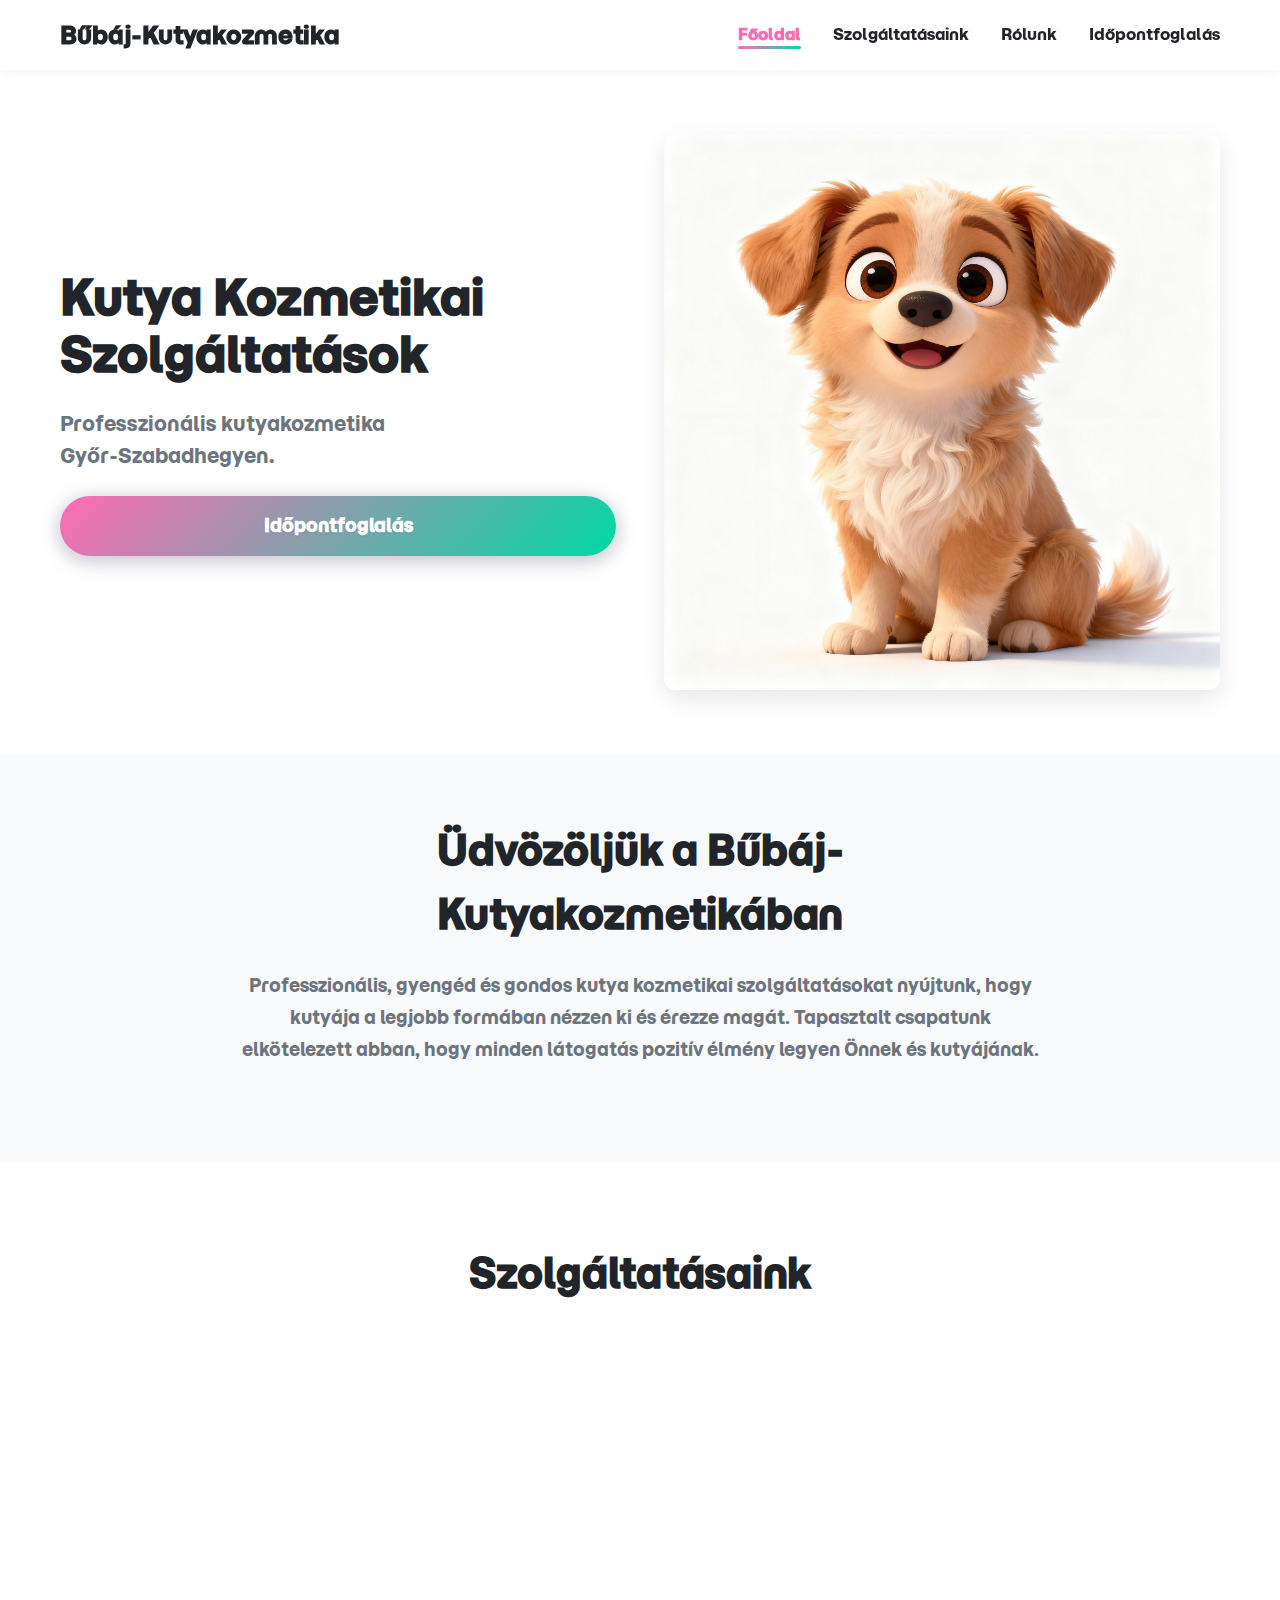
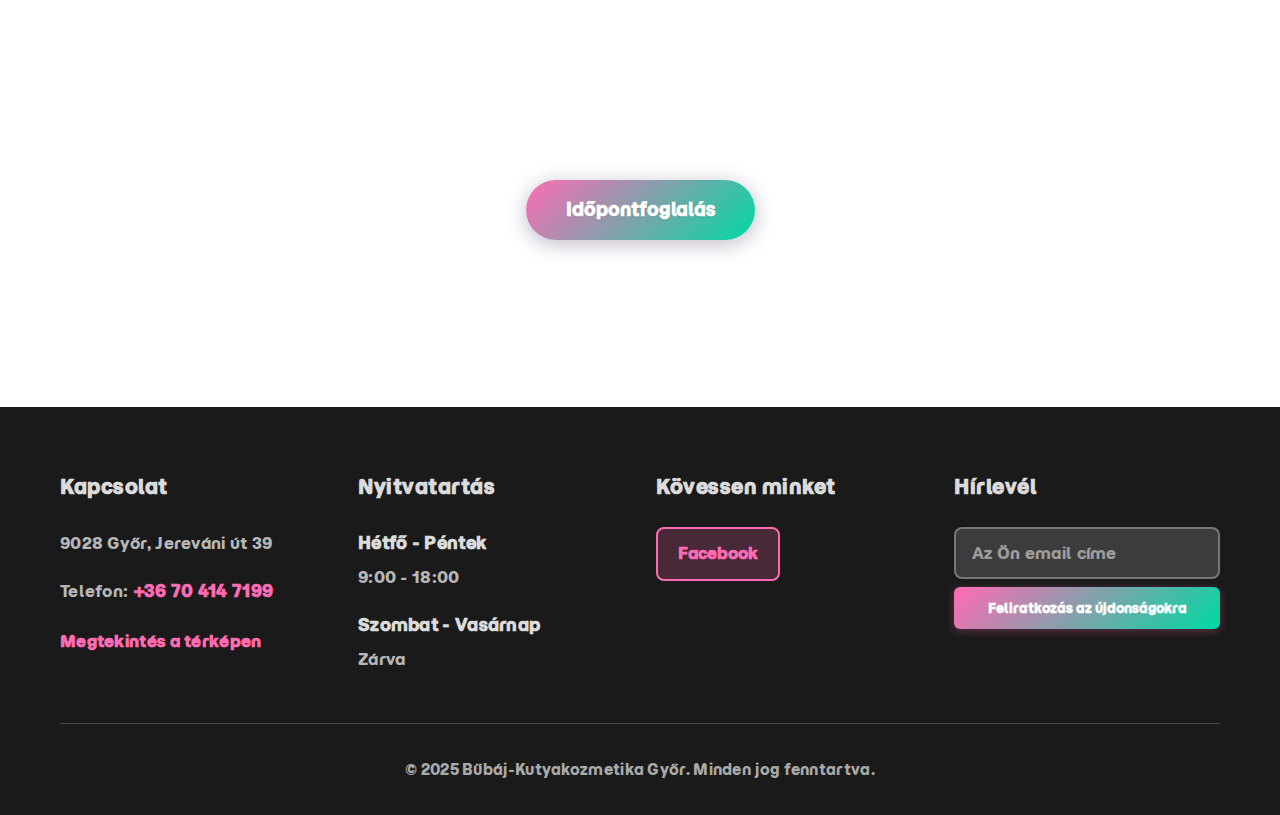
<file: index.html>
<!DOCTYPE html>
<html lang="hu">
<head>
    <meta charset="UTF-8">
    <meta name="viewport" content="width=device-width, initial-scale=1.0">
    <meta name="description" content="Kutyakozmetika Győr, Szabadhegyen. Profi fürdetés, nyírás és trimmelés — tekintse meg szolgáltatásainkat, foglaljon online!">
    <meta name="keywords" content="kutyakozmetika, kutya kozmetika, kutyakozmetika Győr, kutyakozmetika Szabadhegyen, kutya fürdetés, kutya nyírás, kutya körömvágás, kutya trimmelés, kutya kozmetikai szolgáltatás, online időpontfoglalás">
    <meta name="author" content="Bűbáj-Kutyakozmetika">
    <meta name="robots" content="index, follow">
    <link rel="canonical" href="https://www.bubaj-kutyakozmetika.hu/">
    
    <!-- Open Graph / Facebook -->
    <meta property="og:type" content="website">
    <meta property="og:url" content="https://www.bubaj-kutyakozmetika.hu/">
    <meta property="og:title" content="Bűbáj Kutyakozmetika Győr | Professzionális Kutya Kozmetikai Szolgáltatások">
    <meta property="og:description" content="Kutyakozmetika Győr, Szabadhegyen. Profi fürdetés, nyírás és trimmelés — tekintse meg szolgáltatásainkat, foglaljon online!">
    <meta property="og:image" content="https://www.bubaj-kutyakozmetika.hu/images/kutya1.png">
    <meta property="og:locale" content="hu_HU">
    
    <!-- Twitter -->
    <meta name="twitter:card" content="summary_large_image">
    <meta name="twitter:url" content="https://www.bubaj-kutyakozmetika.hu/">
    <meta name="twitter:title" content="Bűbáj Kutyakozmetika Győr | Professzionális Kutya Kozmetikai Szolgáltatások">
    <meta name="twitter:description" content="Kutyakozmetika Győr, Szabadhegyen. Profi fürdetés, nyírás és trimmelés — tekintse meg szolgáltatásainkat, foglaljon online!">
    <meta name="twitter:image" content="https://www.bubaj-kutyakozmetika.hu/images/kutya1.png">
    
    <title>Bűbáj Kutyakozmetika Győr | Professzionális Kutya Kozmetikai Szolgáltatások</title>
    <link rel="stylesheet" href="css/styles.css">
    <link rel="preconnect" href="https://fonts.googleapis.com">
    <link rel="preconnect" href="https://fonts.gstatic.com" crossorigin>
    <link href="https://fonts.googleapis.com/css2?family=Momo+Trust+Display&display=swap" rel="stylesheet">
</head>
<body>
    <!-- Navigation -->
    <nav class="navbar">
        <div class="nav-container">
            <div class="logo">
                <a href="index.html">Bűbáj-Kutyakozmetika</a>
            </div>
            <ul class="nav-menu">
                <li><a href="index.html" class="active">Főoldal</a></li>
                <li><a href="offers.html">Szolgáltatásaink</a></li>
                <li><a href="about.html">Rólunk</a></li>
                <li><a href="booking.html">Időpontfoglalás</a></li>
            </ul>
            <button class="nav-toggle" aria-label="Navigáció váltása">
                <span></span>
                <span></span>
                <span></span>
            </button>
        </div>
    </nav>

    <!-- Hero Section -->
    <section class="hero">
        <div class="hero-content">
            <h1 class="hero-title">Kutya Kozmetikai Szolgáltatások</h1>
            <p class="hero-subtitle">Professzionális kutyakozmetika <br>Győr-Szabadhegyen.</p>
            <a href="booking.html" class="btn-glow hero-btn-desktop">Időpontfoglalás</a>
        </div>
        <div class="hero-image">
            <img src="images/kutya1.png" alt="Kutya Kozmetikai Szolgáltatások" class="hero-img">
            <a href="booking.html" class="btn-glow hero-btn-mobile">Időpontfoglalás</a>
        </div>
    </section>

    <!-- Intro Section -->
    <section class="intro">
        <div class="container">
            <div class="intro-content">
                <h2>Üdvözöljük a Bűbáj-Kutyakozmetikában</h2>
                <p>Professzionális, gyengéd és gondos kutya kozmetikai szolgáltatásokat nyújtunk, hogy kutyája a legjobb formában nézzen ki és érezze magát. Tapasztalt csapatunk elkötelezett abban, hogy minden látogatás pozitív élmény legyen Önnek és kutyájának.</p>
            </div>
        </div>
    </section>

    <!-- Featured Services -->
    <section class="services-preview">
        <div class="container">
            <h2 class="section-title">Szolgáltatásaink</h2>
            <div class="services-grid">
                <div class="service-card">
                    <div class="service-icon">
                        <img src="images/grooming.png" alt="Teljes Kozmetika" class="service-icon-img">
                    </div>
                    <h3>Teljes Kozmetika</h3>
                    <p>Komplett kozmetikai csomag fürdéssel, nyírással, körömvágással és fül tisztítással.</p>
                    <a href="offers.html" class="btn-link">További információ →</a>
                </div>
                <div class="service-card">
                    <div class="service-icon">
                        <img src="images/bathandbrush.png" alt="Fürdés és Fésülés" class="service-icon-img">
                    </div>
                    <h3>Fürdés és Fésülés</h3>
                    <p>Frissítő fürdés prémium termékekkel és alapos fésüléssel a szőrzet egészséges állapotának fenntartásához.</p>
                    <a href="offers.html" class="btn-link">További információ →</a>
                </div>
                <div class="service-card">
                    <div class="service-icon">
                        <img src="images/nailtrimming.png" alt="Körömvágás" class="service-icon-img">
                    </div>
                    <h3>Körömvágás</h3>
                    <p>Professzionális körömgondozás, hogy kutyája kényelmesen érezze magát és megelőzzük a túlnövést.</p>
                    <a href="offers.html" class="btn-link">További információ →</a>
                </div>
            </div>
            <div class="services-cta">
                <a href="booking.html" class="btn-glow">Időpontfoglalás</a>
            </div>
        </div>
    </section>

    <!-- Footer -->
    <footer class="footer">
        <div class="container">
            <div class="footer-content">
                <div class="footer-section">
                    <h4>Kapcsolat</h4>
                    <p>9028 Győr, Jereváni út 39</p>
                    <p>Telefon: <a href="tel:+36704147199">+36 70 414 7199</a></p>
                    <p><a href="https://www.google.com/maps/place/B%C5%B1b%C3%A1j-Kutyakozmetika/@47.6673556,17.6564609,17z/data=!3m1!4b1!4m6!3m5!1s0x476bc100315955fb:0x29417f68a19eba2a!8m2!3d47.6673556!4d17.6564609!16s%2Fg%2F11yll06zwq?entry=ttu" target="_blank" rel="noopener">Megtekintés a térképen</a></p>
                </div>
                <div class="footer-section">
                    <h4>Nyitvatartás</h4>
                    <p><strong>Hétfő - Péntek</strong><br>9:00 - 18:00</p>
                    <p><strong>Szombat - Vasárnap</strong><br>Zárva</p>
                </div>
                <div class="footer-section">
                    <h4>Kövessen minket</h4>
                    <div class="social-links">
                        <a href="https://www.facebook.com/profile.php?id=61582009624494" target="_blank" rel="noopener" aria-label="Facebook">Facebook</a>
                    </div>
                </div>
                <div class="footer-section">
                    <h4>Hírlevél</h4>
                    <form class="newsletter-form" id="newsletterForm">
                        <input type="email" placeholder="Az Ön email címe" required>
                        <button type="submit">Feliratkozás az újdonságokra</button>
                    </form>
                </div>
            </div>
            <div class="footer-bottom">
                <p>&copy; 2025 Bűbáj-Kutyakozmetika Győr. Minden jog fenntartva.</p>
            </div>
        </div>
    </footer>

    <script src="js/script.js"></script>
    
    <!-- Structured Data (JSON-LD) -->
    <script type="application/ld+json">
    {
      "@context": "https://schema.org",
      "@type": "LocalBusiness",
      "name": "Bűbáj-Kutyakozmetika",
      "image": "https://www.bubaj-kutyakozmetika.hu/images/kutya1.png",
      "@id": "https://www.bubaj-kutyakozmetika.hu/",
      "url": "https://www.bubaj-kutyakozmetika.hu/",
      "telephone": "+36704147199",
      "priceRange": "1500-8000 Ft",
      "address": {
        "@type": "PostalAddress",
        "streetAddress": "Jereváni út 39",
        "addressLocality": "Győr",
        "addressRegion": "Győr-Moson-Sopron",
        "postalCode": "9028",
        "addressCountry": "HU"
      },
      "geo": {
        "@type": "GeoCoordinates",
        "latitude": 47.6673556,
        "longitude": 17.6564609
      },
      "openingHoursSpecification": {
        "@type": "OpeningHoursSpecification",
        "dayOfWeek": [
          "Monday",
          "Tuesday",
          "Wednesday",
          "Thursday",
          "Friday"
        ],
        "opens": "09:00",
        "closes": "18:00"
      },
      "sameAs": [
        "https://www.facebook.com/profile.php?id=61582009624494",
        "https://www.google.com/maps/place/B%C5%B1b%C3%A1j-Kutyakozmetika/@47.6673556,17.6564609,17z/data=!3m1!4b1!4m6!3m5!1s0x476bc100315955fb:0x29417f68a19eba2a!8m2!3d47.6673556!4d17.6564609!16s%2Fg%2F11yll06zwq?entry=ttu"
      ],
      "areaServed": {
        "@type": "City",
        "name": "Győr"
      },
      "serviceType": "Kutya Kozmetikai Szolgáltatások",
      "description": "Professzionális kutya kozmetikai szolgáltatások Győrben, Szabadhegyen. Teljes kozmetika, fürdés, fésülés, körömvágás és egyéb kozmetikai kezelések."
    }
    </script>
</body>
</html>
</file>
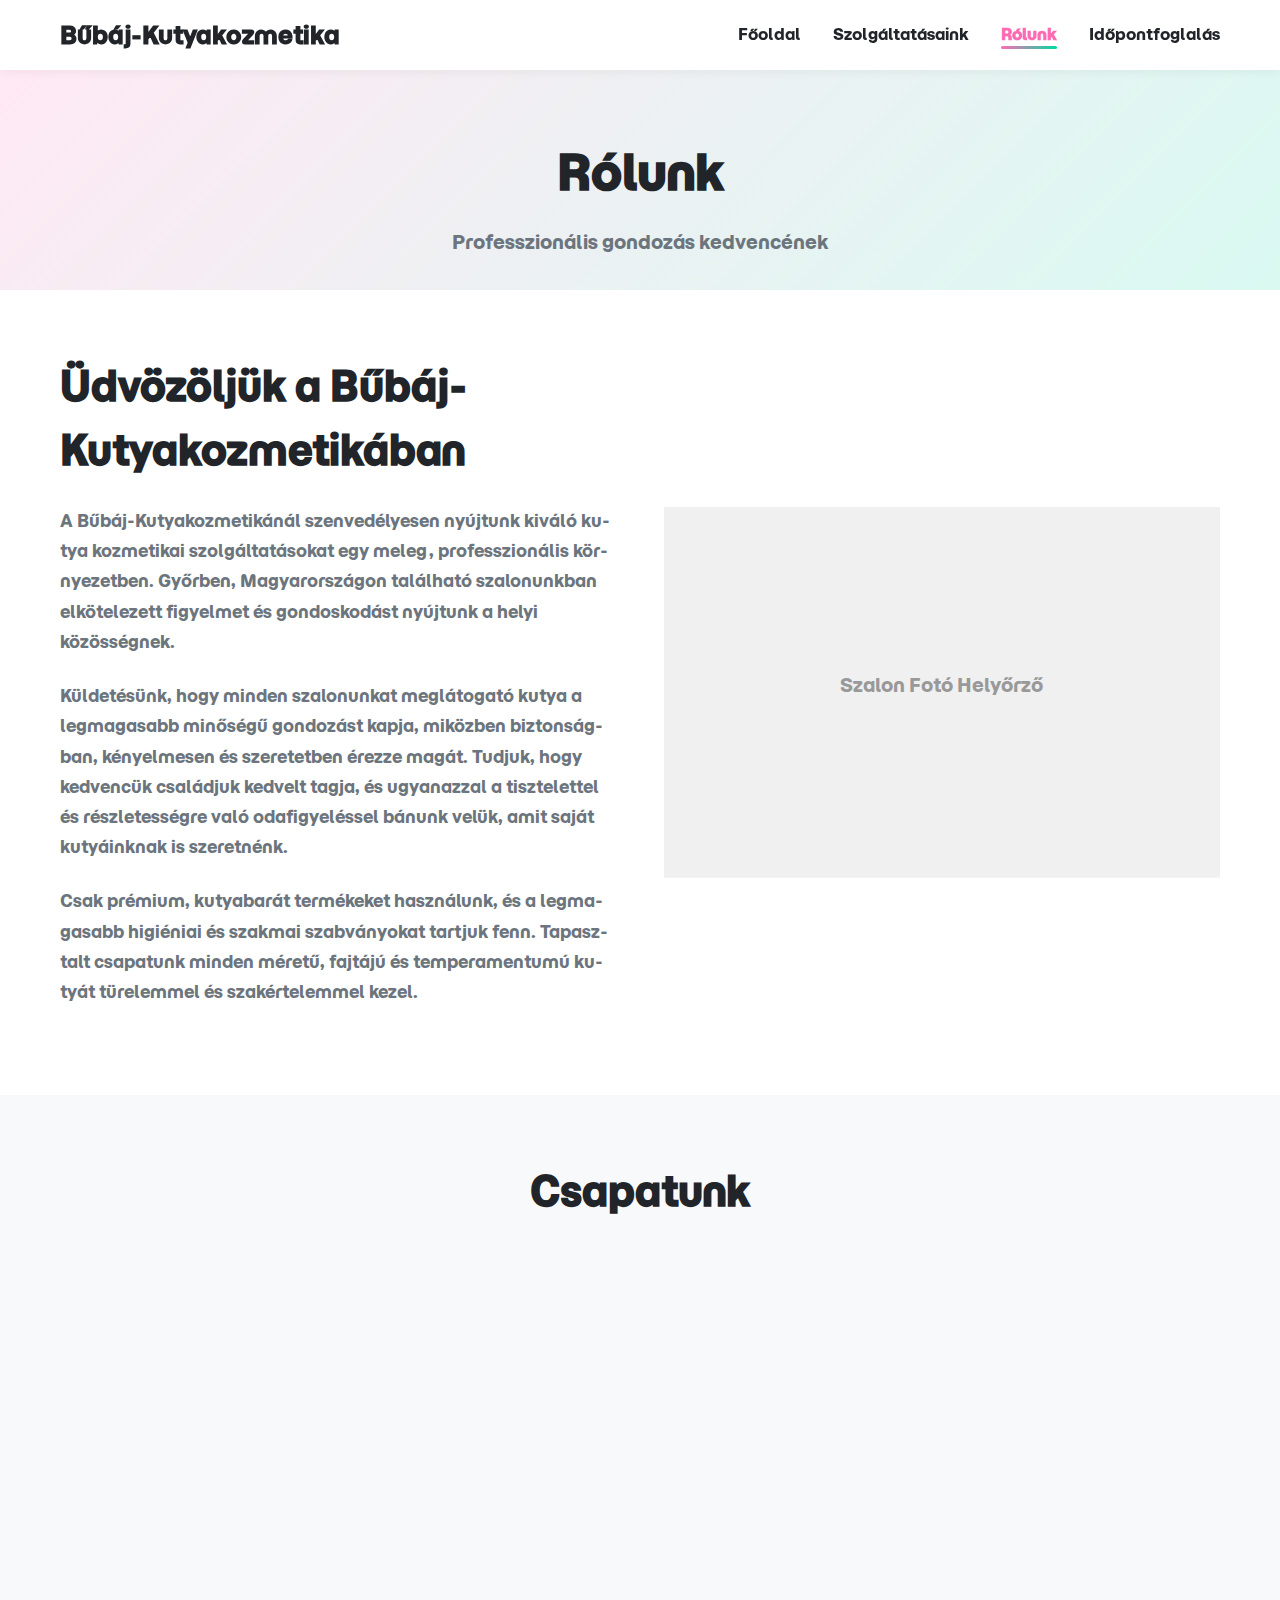
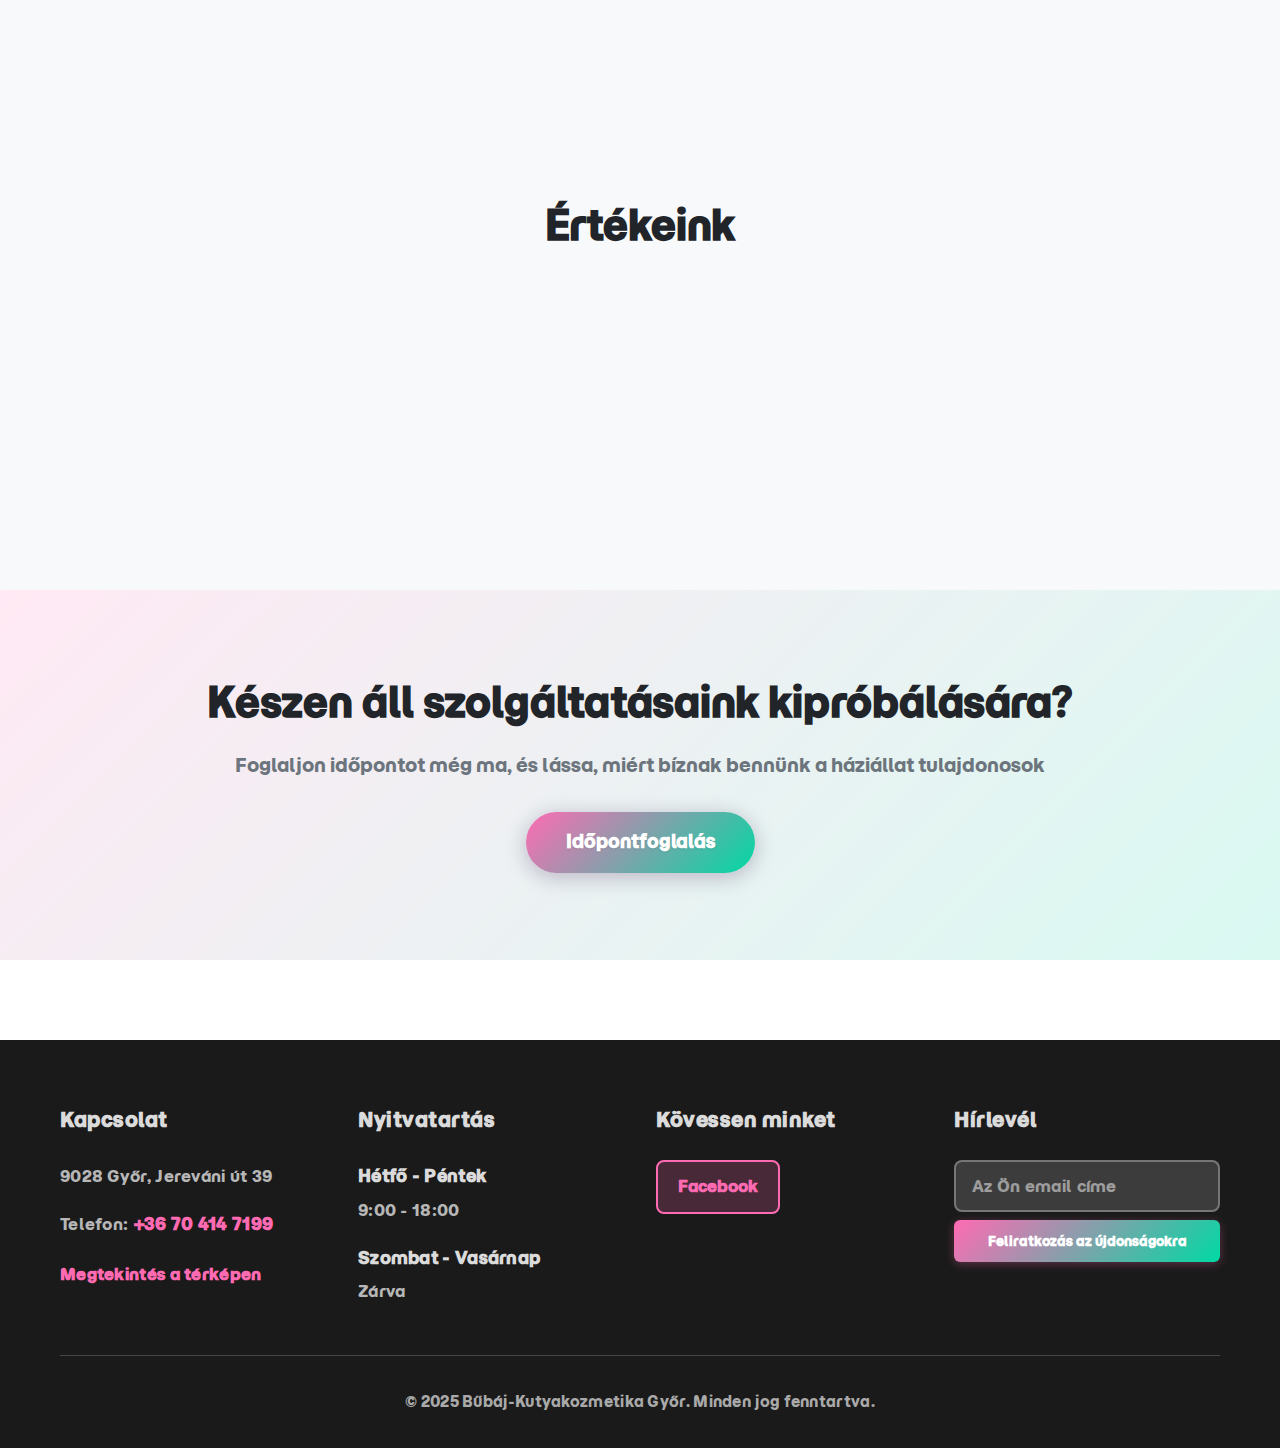
<file: about.html>
<!DOCTYPE html>
<html lang="hu">
<head>
    <meta charset="UTF-8">
    <meta name="viewport" content="width=device-width, initial-scale=1.0">
    <meta name="description" content="Tudjon meg többet a Bűbáj-Kutyakozmetikáról, csapatunkról és elkötelezettségünkről a professzionális kutya kozmetikáért Győrben.">
    <meta name="keywords" content="kutyakozmetika Győr, kutya kozmetika csapat, professzionális kutyakozmetika, kutyakozmetika Szabadhegyen">
    <meta name="author" content="Bűbáj-Kutyakozmetika">
    <meta name="robots" content="index, follow">
    <link rel="canonical" href="https://www.bubaj-kutyakozmetika.hu/about.html">
    
    <!-- Open Graph / Facebook -->
    <meta property="og:type" content="website">
    <meta property="og:url" content="https://www.bubaj-kutyakozmetika.hu/about.html">
    <meta property="og:title" content="Rólunk | Bűbáj-Kutyakozmetika Győr">
    <meta property="og:description" content="Tudjon meg többet a Bűbáj-Kutyakozmetikáról, csapatunkról és elkötelezettségünkről a professzionális kutya kozmetikáért.">
    <meta property="og:image" content="https://www.bubaj-kutyakozmetika.hu/images/kutya1.png">
    <meta property="og:locale" content="hu_HU">
    
    <!-- Twitter -->
    <meta name="twitter:card" content="summary_large_image">
    <meta name="twitter:url" content="https://www.bubaj-kutyakozmetika.hu/about.html">
    <meta name="twitter:title" content="Rólunk | Bűbáj-Kutyakozmetika Győr">
    <meta name="twitter:description" content="Tudjon meg többet a Bűbáj-Kutyakozmetikáról, csapatunkról és elkötelezettségünkről a professzionális kutya kozmetikáért.">
    <meta name="twitter:image" content="https://www.bubaj-kutyakozmetika.hu/images/kutya1.png">
    
    <title>Rólunk | Bűbáj-Kutyakozmetika Győr</title>
    <link rel="stylesheet" href="css/styles.css">
    <link rel="preconnect" href="https://fonts.googleapis.com">
    <link rel="preconnect" href="https://fonts.gstatic.com" crossorigin>
    <link href="https://fonts.googleapis.com/css2?family=Momo+Trust+Display&display=swap" rel="stylesheet">
</head>
<body>
    <!-- Navigation -->
    <nav class="navbar">
        <div class="nav-container">
            <div class="logo">
                <a href="index.html">Bűbáj-Kutyakozmetika</a>
            </div>
            <ul class="nav-menu">
                <li><a href="index.html">Főoldal</a></li>
                <li><a href="offers.html">Szolgáltatásaink</a></li>
                <li><a href="about.html" class="active">Rólunk</a></li>
                <li><a href="booking.html">Időpontfoglalás</a></li>
            </ul>
            <button class="nav-toggle" aria-label="Navigáció váltása">
                <span></span>
                <span></span>
                <span></span>
            </button>
        </div>
    </nav>

    <!-- Page Header -->
    <section class="page-header">
        <div class="container">
            <h1>Rólunk</h1>
            <p>Professzionális gondozás kedvencének</p>
        </div>
    </section>

    <!-- About Content -->
    <section class="about-section">
        <div class="container">
            <div class="about-content">
                <div class="about-text">
                    <h2>Üdvözöljük a Bűbáj-Kutyakozmetikában</h2>
                    <p>A Bűbáj-Kutyakozmetikánál szenvedélyesen nyújtunk kiváló kutya kozmetikai szolgáltatásokat egy meleg, professzionális környezetben. Győrben, Magyarországon található szalonunkban elkötelezett figyelmet és gondoskodást nyújtunk a helyi közösségnek.</p>
                    <p>Küldetésünk, hogy minden szalonunkat meglátogató kutya a legmagasabb minőségű gondozást kapja, miközben biztonságban, kényelmesen és szeretetben érezze magát. Tudjuk, hogy kedvencük családjuk kedvelt tagja, és ugyanazzal a tisztelettel és részletességre való odafigyeléssel bánunk velük, amit saját kutyáinknak is szeretnénk.</p>
                    <p>Csak prémium, kutyabarát termékeket használunk, és a legmagasabb higiéniai és szakmai szabványokat tartjuk fenn. Tapasztalt csapatunk minden méretű, fajtájú és temperamentumú kutyát türelemmel és szakértelemmel kezel.</p>
                </div>
                <div class="about-image">
                    <div class="image-placeholder">
                        <svg viewBox="0 0 600 400" xmlns="http://www.w3.org/2000/svg">
                            <rect width="600" height="400" fill="#f0f0f0"/>
                            <text x="300" y="200" text-anchor="middle" font-size="20" fill="#999">Szalon Fotó Helyőrző</text>
                        </svg>
                    </div>
                </div>
            </div>
        </div>
    </section>

    <!-- Team Section -->
    <section class="team-section">
        <div class="container">
            <h2 class="section-title">Csapatunk</h2>
            <div class="team-grid">
                <div class="team-member">
                    <div class="team-photo">
                        <div class="image-placeholder">
                            <svg viewBox="0 0 300 300" xmlns="http://www.w3.org/2000/svg">
                                <circle cx="150" cy="150" r="120" fill="#e0e0e0"/>
                                <text x="150" y="150" text-anchor="middle" font-size="16" fill="#999">Csapat Fotó</text>
                            </svg>
                        </div>
                    </div>
                    <h3>Professzionális Kozmetikusok</h3>
                    <p>Képzett csapattagjaink minősítettek és tapasztaltak minden fajta és méretű kutya kezelésében. Folyamatosan frissítjük tudásunkat és technikáinkat, hogy a lehető legjobb szolgáltatást nyújthassuk.</p>
                </div>
            </div>
        </div>
    </section>

    <!-- Values Section -->
    <section class="values-section">
        <div class="container">
            <h2 class="section-title">Értékeink</h2>
            <div class="values-grid">
                <div class="value-item">
                    <h3>Minőségi Gondozás</h3>
                    <p>Csak prémium termékeket használunk és a legmagasabb szabványokat tartjuk fenn minden nyújtott szolgáltatásunkban.</p>
                </div>
                <div class="value-item">
                    <h3>Gyengéd Megközelítés</h3>
                    <p>Tudjuk, hogy a kozmetika stresszes lehet néhány kutyának, ezért türelmes és gyengéd megközelítést alkalmazunk minden kedvenccel.</p>
                </div>
                <div class="value-item">
                    <h3>Szakmaiság</h3>
                    <p>Csapatunk képzett, minősített és elkötelezett a professzionális szolgáltatás nyújtása mellett egy tiszta, biztonságos környezetben.</p>
                </div>
            </div>
        </div>
    </section>

    <!-- CTA Section -->
    <section class="cta-section">
        <div class="container">
            <h2>Készen áll szolgáltatásaink kipróbálására?</h2>
            <p>Foglaljon időpontot még ma, és lássa, miért bíznak bennünk a háziállat tulajdonosok</p>
            <a href="booking.html" class="btn-glow">Időpontfoglalás</a>
        </div>
    </section>

    <!-- Footer -->
    <footer class="footer">
        <div class="container">
            <div class="footer-content">
                <div class="footer-section">
                    <h4>Kapcsolat</h4>
                    <p>9028 Győr, Jereváni út 39</p>
                    <p>Telefon: <a href="tel:+3606704147199">+36 70 414 7199</a></p>
                    <p><a href="https://www.google.com/maps/place/B%C5%B1b%C3%A1j-Kutyakozmetika/@47.6673556,17.6564609,17z/data=!3m1!4b1!4m6!3m5!1s0x476bc100315955fb:0x29417f68a19eba2a!8m2!3d47.6673556!4d17.6564609!16s%2Fg%2F11yll06zwq?entry=ttu" target="_blank" rel="noopener">Megtekintés a térképen</a></p>
                </div>
                <div class="footer-section">
                    <h4>Nyitvatartás</h4>
                    <p><strong>Hétfő - Péntek</strong><br>9:00 - 18:00</p>
                    <p><strong>Szombat - Vasárnap</strong><br>Zárva</p>
                </div>
                <div class="footer-section">
                    <h4>Kövessen minket</h4>
                    <div class="social-links">
                        <a href="https://www.facebook.com/profile.php?id=61582009624494" target="_blank" rel="noopener" aria-label="Facebook">Facebook</a>
                    </div>
                </div>
                <div class="footer-section">
                    <h4>Hírlevél</h4>
                    <form class="newsletter-form" id="newsletterForm">
                        <input type="email" placeholder="Az Ön email címe" required>
                        <button type="submit">Feliratkozás az újdonságokra</button>
                    </form>
                </div>
            </div>
            <div class="footer-bottom">
                <p>&copy; 2025 Bűbáj-Kutyakozmetika Győr. Minden jog fenntartva.</p>
            </div>
        </div>
    </footer>

    <script src="js/script.js"></script>
    
    <!-- Structured Data (JSON-LD) -->
    <script type="application/ld+json">
    {
      "@context": "https://schema.org",
      "@type": "Organization",
      "name": "Bűbáj-Kutyakozmetika",
      "url": "https://www.bubaj-kutyakozmetika.hu/",
      "logo": "https://www.bubaj-kutyakozmetika.hu/images/kutya1.png",
      "description": "Professzionális kutya kozmetikai szolgáltatások Győrben, Szabadhegyen. Tapasztalt csapatunk elkötelezett abban, hogy minden látogatás pozitív élmény legyen.",
      "address": {
        "@type": "PostalAddress",
        "streetAddress": "Jereváni út 39",
        "addressLocality": "Győr",
        "postalCode": "9028",
        "addressCountry": "HU"
      },
      "contactPoint": {
        "@type": "ContactPoint",
        "telephone": "+36704147199",
        "contactType": "customer service",
        "areaServed": "HU",
        "availableLanguage": "Hungarian"
      },
      "sameAs": [
        "https://www.facebook.com/profile.php?id=61582009624494"
      ]
    }
    </script>
</body>
</html>
</file>
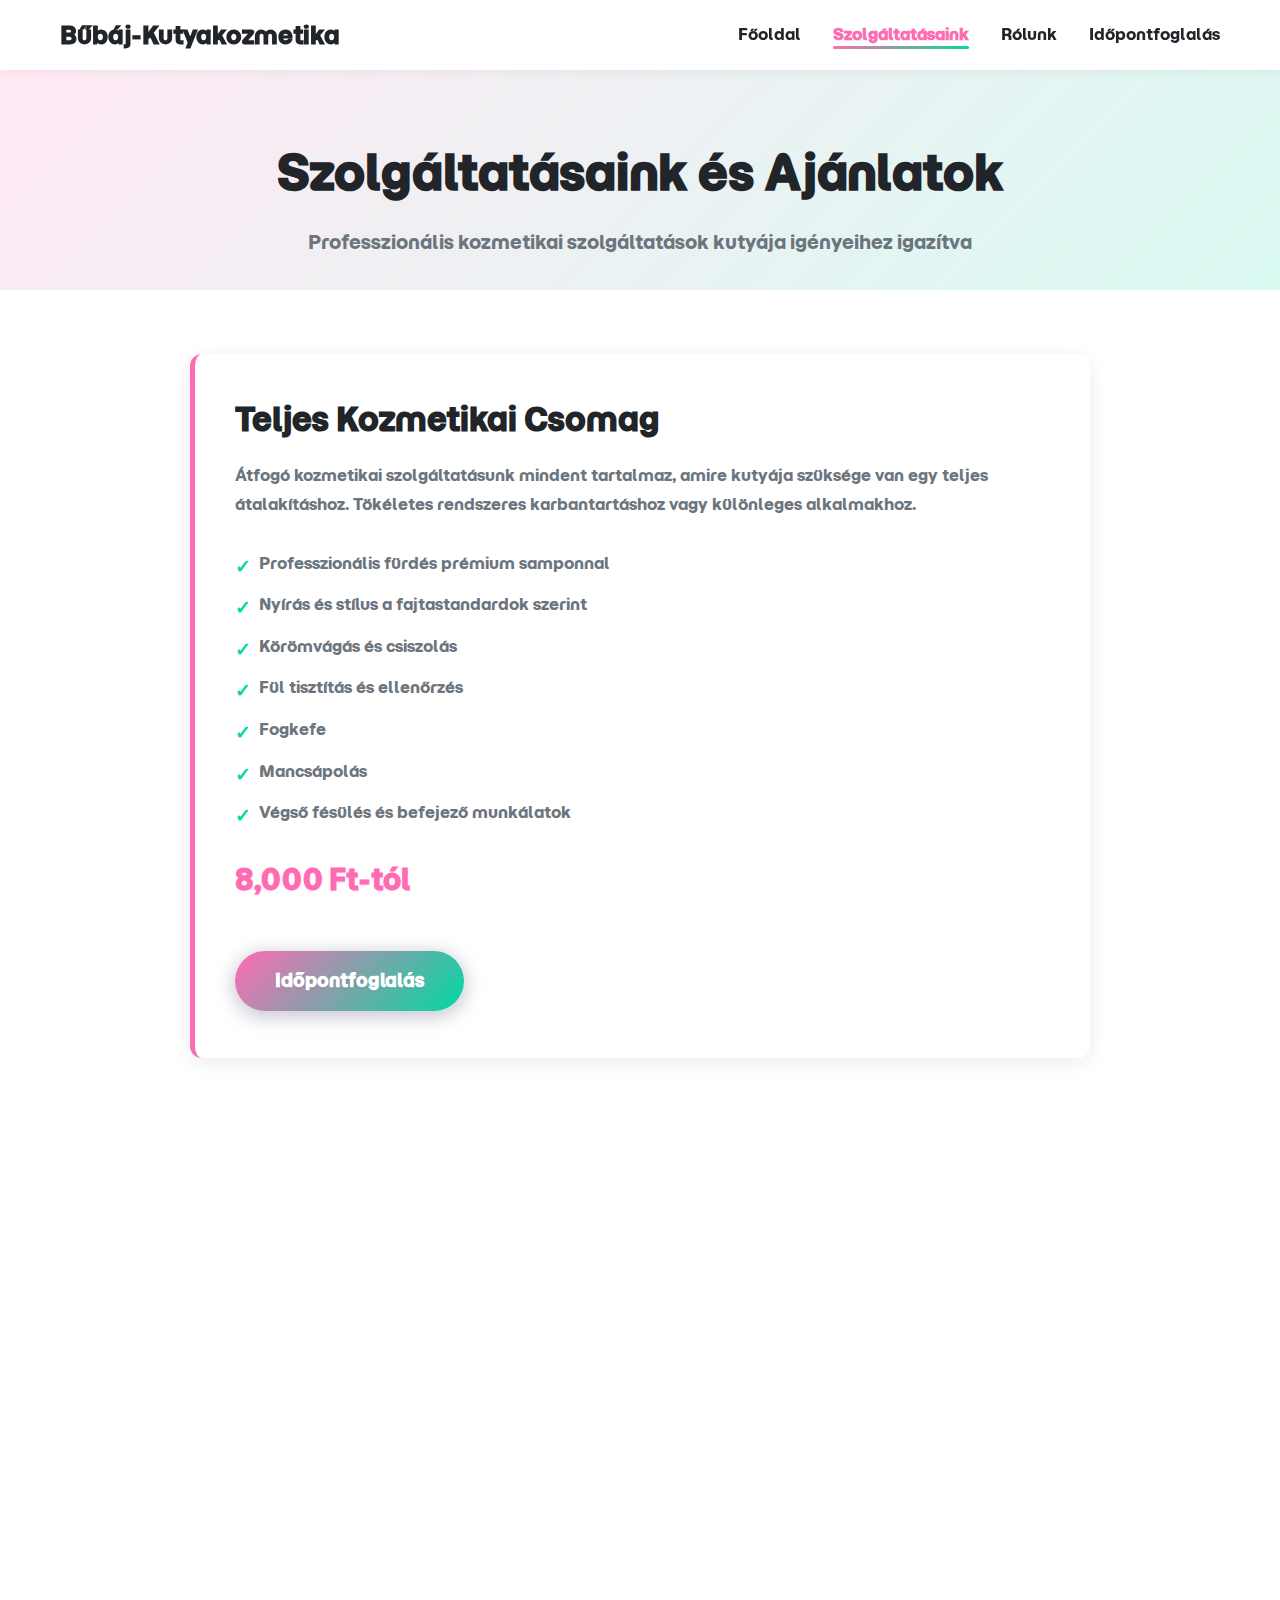
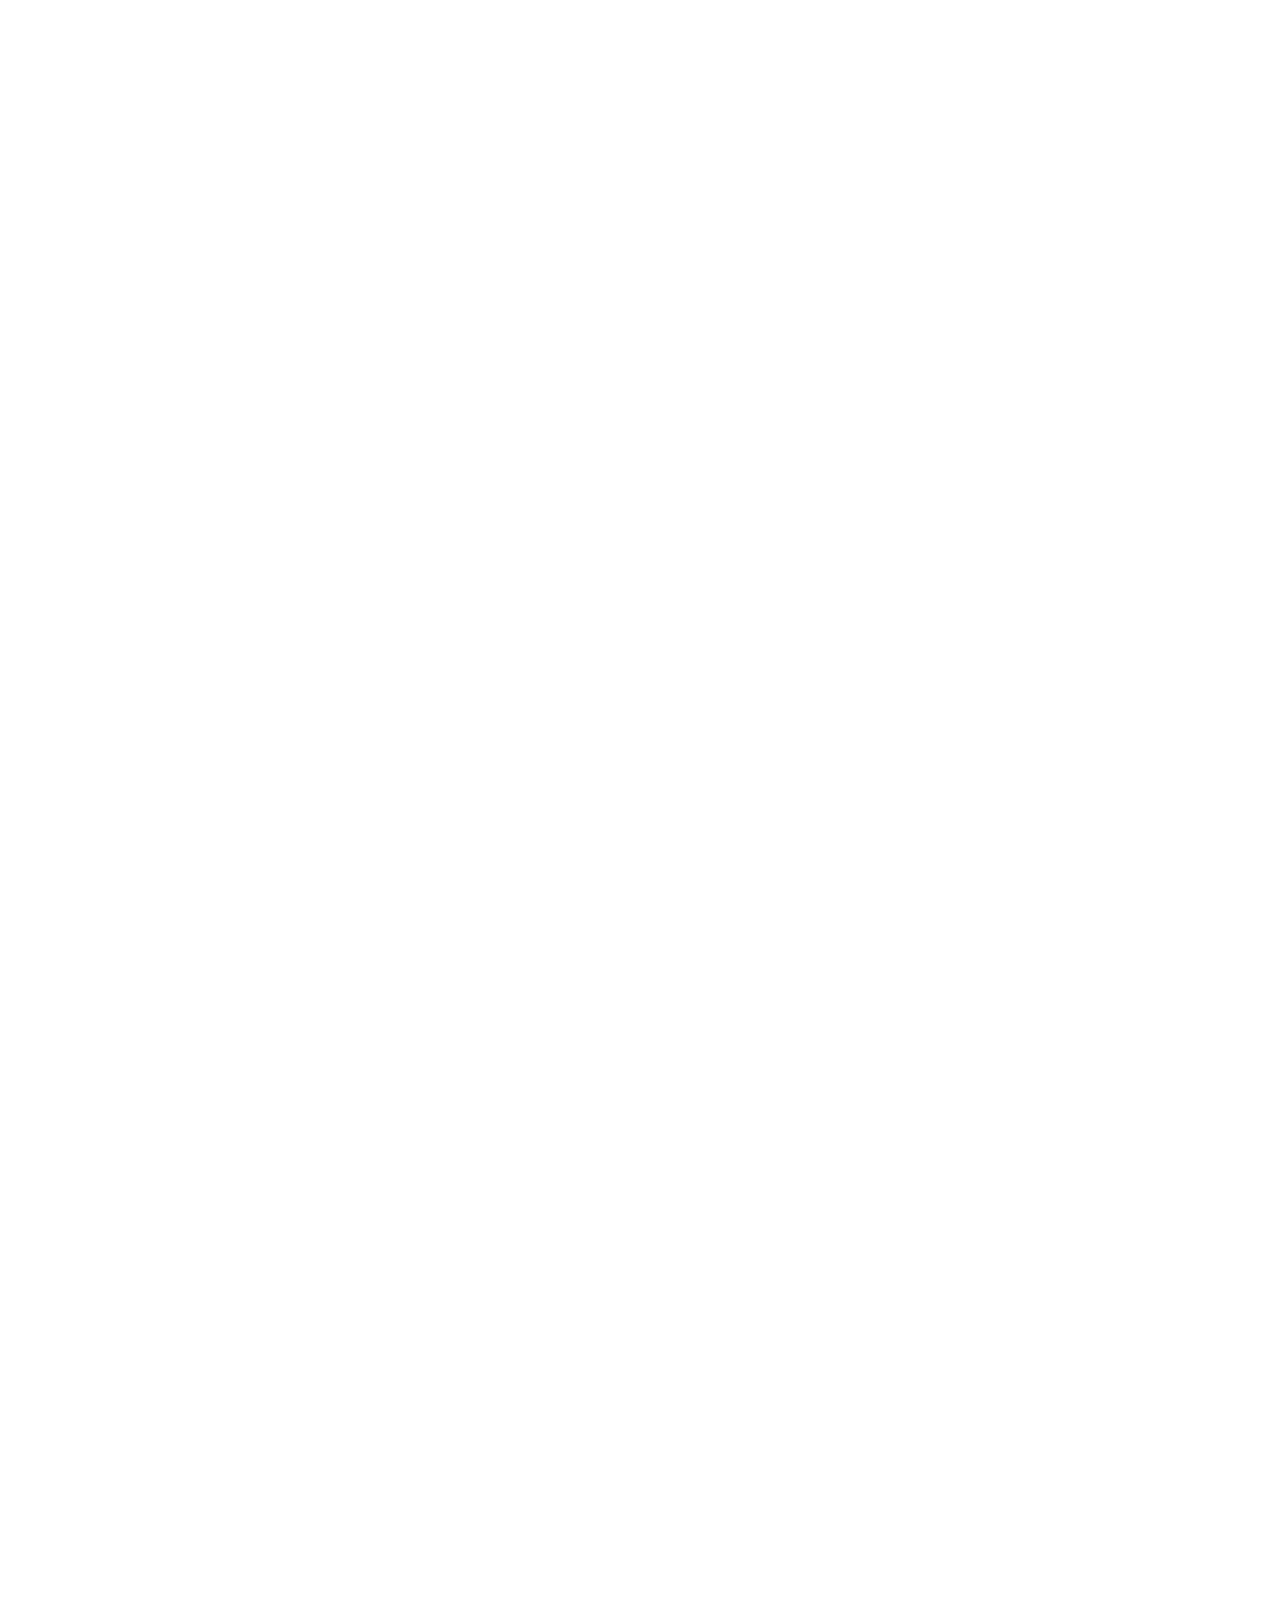
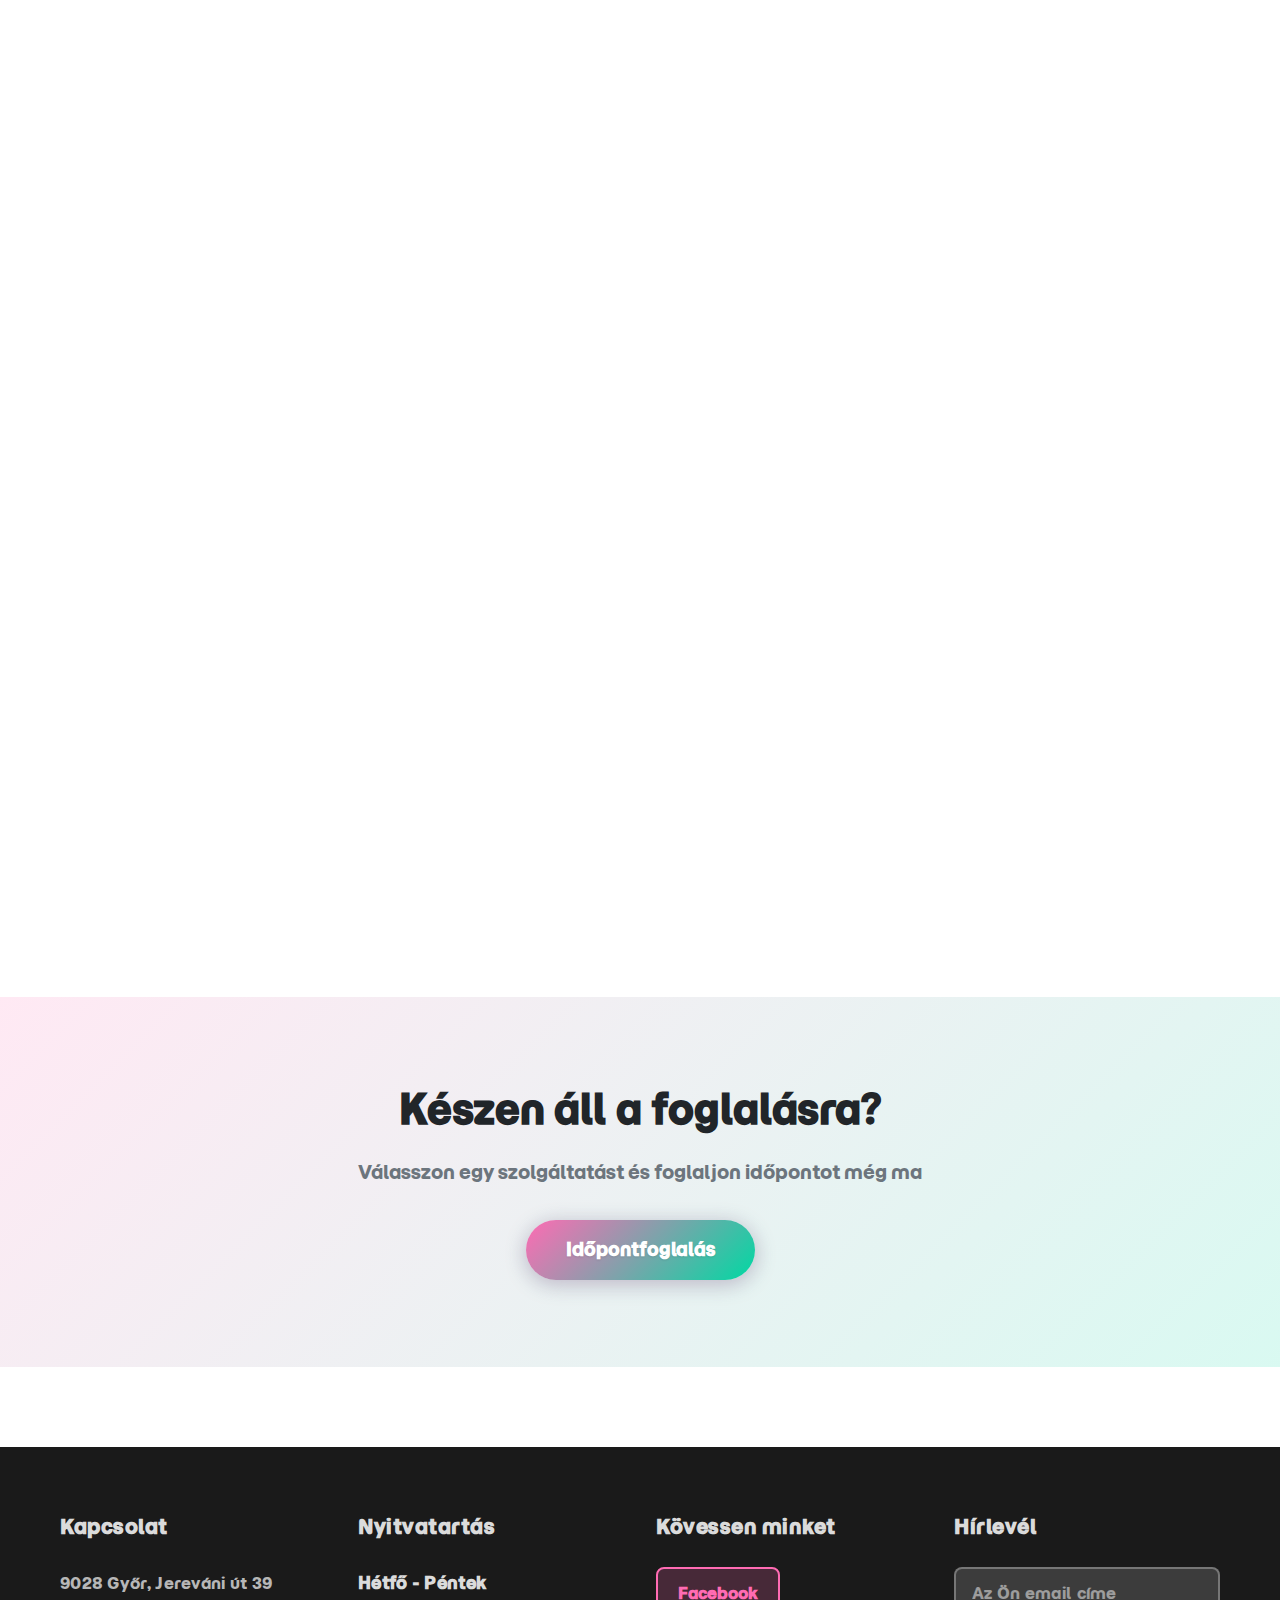
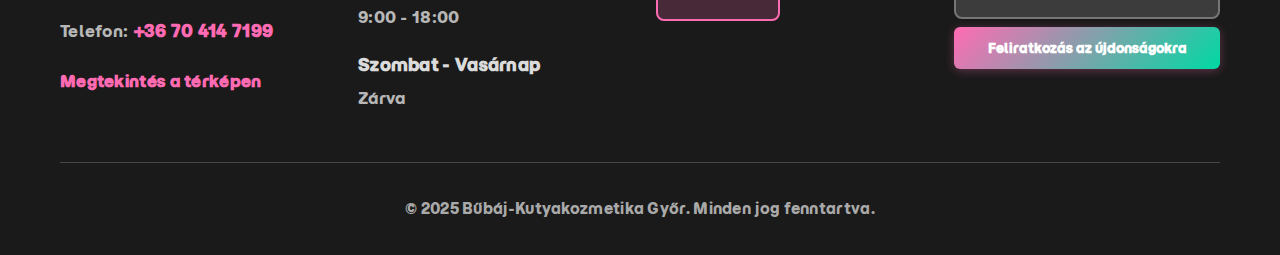
<file: offers.html>
<!DOCTYPE html>
<html lang="hu">
<head>
    <meta charset="UTF-8">
    <meta name="viewport" content="width=device-width, initial-scale=1.0">
    <meta name="description" content="Kutyakozmetika Győr, Szabadhegyen. Profi fürdetés, nyírás és trimmelés — tekintse meg szolgáltatásainkat, foglaljon online!">
    <meta name="keywords" content="kutyakozmetika árak, kutya kozmetika szolgáltatások, teljes kozmetika, kutya fürdetés, kutya nyírás, kutya körömvágás, kutyakozmetika Győr árak">
    <meta name="author" content="Bűbáj-Kutyakozmetika">
    <meta name="robots" content="index, follow">
    <link rel="canonical" href="https://www.bubaj-kutyakozmetika.hu/offers.html">
    
    <!-- Open Graph / Facebook -->
    <meta property="og:type" content="website">
    <meta property="og:url" content="https://www.bubaj-kutyakozmetika.hu/offers.html">
    <meta property="og:title" content="Szolgáltatásaink és Árak | Bűbáj Kutyakozmetika Győr">
    <meta property="og:description" content="Tekintse meg teljes kínálatunkat kutya kozmetikai szolgáltatásokról és árazásról. Foglaljon időpontot még ma.">
    <meta property="og:image" content="https://www.bubaj-kutyakozmetika.hu/images/kutya1.png">
    <meta property="og:locale" content="hu_HU">
    
    <!-- Twitter -->
    <meta name="twitter:card" content="summary_large_image">
    <meta name="twitter:url" content="https://www.bubaj-kutyakozmetika.hu/offers.html">
    <meta name="twitter:title" content="Szolgáltatásaink és Árak | Bűbáj Kutyakozmetika Győr">
    <meta name="twitter:description" content="Tekintse meg teljes kínálatunkat kutya kozmetikai szolgáltatásokról és árazásról. Foglaljon időpontot még ma.">
    <meta name="twitter:image" content="https://www.bubaj-kutyakozmetika.hu/images/kutya1.png">
    
    <title>Szolgáltatásaink és Árak | Bűbáj Kutyakozmetika Győr</title>
    <link rel="stylesheet" href="css/styles.css">
    <link rel="preconnect" href="https://fonts.googleapis.com">
    <link rel="preconnect" href="https://fonts.gstatic.com" crossorigin>
    <link href="https://fonts.googleapis.com/css2?family=Momo+Trust+Display&display=swap" rel="stylesheet">
</head>
<body>
    <!-- Navigation -->
    <nav class="navbar">
        <div class="nav-container">
            <div class="logo">
                <a href="index.html">Bűbáj-Kutyakozmetika</a>
            </div>
            <ul class="nav-menu">
                <li><a href="index.html">Főoldal</a></li>
                <li><a href="offers.html" class="active">Szolgáltatásaink</a></li>
                <li><a href="about.html">Rólunk</a></li>
                <li><a href="booking.html">Időpontfoglalás</a></li>
            </ul>
            <button class="nav-toggle" aria-label="Navigáció váltása">
                <span></span>
                <span></span>
                <span></span>
            </button>
        </div>
    </nav>

    <!-- Page Header -->
    <section class="page-header">
        <div class="container">
            <h1>Szolgáltatásaink és Ajánlatok</h1>
            <p>Professzionális kozmetikai szolgáltatások kutyája igényeihez igazítva</p>
        </div>
    </section>

    <!-- Services List -->
    <section class="offers-section">
        <div class="container">
            <div class="offer-item">
                <div class="offer-content">
                    <h2>Teljes Kozmetikai Csomag</h2>
                    <p>Átfogó kozmetikai szolgáltatásunk mindent tartalmaz, amire kutyája szüksége van egy teljes átalakításhoz. Tökéletes rendszeres karbantartáshoz vagy különleges alkalmakhoz.</p>
                    <ul class="offer-features">
                        <li>Professzionális fürdés prémium samponnal</li>
                        <li>Nyírás és stílus a fajtastandardok szerint</li>
                        <li>Körömvágás és csiszolás</li>
                        <li>Fül tisztítás és ellenőrzés</li>
                        <li>Fogkefe</li>
                        <li>Mancsápolás</li>
                        <li>Végső fésülés és befejező munkálatok</li>
                    </ul>
                    <div class="offer-price">8,000 Ft-tól</div>
                </div>
                <a href="booking.html" class="btn-glow">Időpontfoglalás</a>
            </div>

            <div class="offer-item">
                <div class="offer-content">
                    <h2>Fürdés és Fésülés</h2>
                    <p>Frissítő és alapos tisztítási szolgáltatás, hogy kutyája szőrzete egészséges és fényes maradjon a teljes kozmetikai kezelések között.</p>
                    <ul class="offer-features">
                        <li>Prémium sampon és balzsam</li>
                        <li>Alapos fésülés és gubancoldás</li>
                        <li>Fül tisztítás</li>
                        <li>Körömvágás</li>
                        <li>Szárítás és fésülés</li>
                    </ul>
                    <div class="offer-price">4,500 Ft-tól</div>
                </div>
                <a href="booking.html" class="btn-glow">Időpontfoglalás</a>
            </div>

            <div class="offer-item">
                <div class="offer-content">
                    <h2>Körömvágás</h2>
                    <p>Professzionális körömgondozási szolgáltatás, hogy kutyája kényelmesen érezze magát és megelőzzük a túlnövést, ami fájdalmat és mozgási problémákat okozhat.</p>
                    <ul class="offer-features">
                        <li>Óvatos körömvágás</li>
                        <li>Csiszolás sima szélekhez</li>
                        <li>Mancsapárna ellenőrzés</li>
                    </ul>
                    <div class="offer-price">1,500 Ft-tól</div>
                </div>
                <a href="booking.html" class="btn-glow">Időpontfoglalás</a>
            </div>

            <div class="offer-item">
                <div class="offer-content">
                    <h2>Fül Tisztítás</h2>
                    <p>Gyengéd és alapos fülgondozás a fertőzések megelőzésére és kutyája fül egészségének fenntartására.</p>
                    <ul class="offer-features">
                        <li>Professzionális fül ellenőrzés</li>
                        <li>Gyengéd tisztítás megfelelő oldatokkal</li>
                        <li>Szárítás és befejezés</li>
                    </ul>
                    <div class="offer-price">1,200 Ft-tól</div>
                </div>
                <a href="booking.html" class="btn-glow">Időpontfoglalás</a>
            </div>

            <div class="offer-item">
                <div class="offer-content">
                    <h2>Fog Tisztítás</h2>
                    <p>Fogápolási szolgáltatás kutyája szájhigiéniájának és friss leheletének fenntartásához.</p>
                    <ul class="offer-features">
                        <li>Fogkefe kutyabarát fogkrémmel</li>
                        <li>Szájüreg ellenőrzés</li>
                        <li>Friss lehelet kezelés</li>
                    </ul>
                    <div class="offer-price">1,500 Ft-tól</div>
                </div>
                <a href="booking.html" class="btn-glow">Időpontfoglalás</a>
            </div>

            <div class="offer-item">
                <div class="offer-content">
                    <h2>Kölyök Első Kozmetika</h2>
                    <p>Különleges gyengéd bevezetés a kozmetikába kölykök számára, amely pozitív asszociációkat teremt a kozmetikával korai életkorban.</p>
                    <ul class="offer-features">
                        <li>Gyengéd bevezetés a kozmetikai eszközökbe</li>
                        <li>Könnyű fürdés és fésülés</li>
                        <li>Körömvágás</li>
                        <li>Pozitív megerősítés végig</li>
                    </ul>
                    <div class="offer-price">3,500 Ft-tól</div>
                </div>
                <a href="booking.html" class="btn-glow">Időpontfoglalás</a>
            </div>
        </div>
    </section>

    <!-- CTA Section -->
    <section class="cta-section">
        <div class="container">
            <h2>Készen áll a foglalásra?</h2>
            <p>Válasszon egy szolgáltatást és foglaljon időpontot még ma</p>
            <a href="booking.html" class="btn-glow">Időpontfoglalás</a>
        </div>
    </section>

    <!-- Footer -->
    <footer class="footer">
        <div class="container">
            <div class="footer-content">
                <div class="footer-section">
                    <h4>Kapcsolat</h4>
                    <p>9028 Győr, Jereváni út 39</p>
                    <p>Telefon: <a href="tel:+3606704147199">+36 70 414 7199</a></p>
                    <p><a href="https://www.google.com/maps/place/B%C5%B1b%C3%A1j-Kutyakozmetika/@47.6673556,17.6564609,17z/data=!3m1!4b1!4m6!3m5!1s0x476bc100315955fb:0x29417f68a19eba2a!8m2!3d47.6673556!4d17.6564609!16s%2Fg%2F11yll06zwq?entry=ttu" target="_blank" rel="noopener">Megtekintés a térképen</a></p>
                </div>
                <div class="footer-section">
                    <h4>Nyitvatartás</h4>
                    <p><strong>Hétfő - Péntek</strong><br>9:00 - 18:00</p>
                    <p><strong>Szombat - Vasárnap</strong><br>Zárva</p>
                </div>
                <div class="footer-section">
                    <h4>Kövessen minket</h4>
                    <div class="social-links">
                        <a href="https://www.facebook.com/profile.php?id=61582009624494" target="_blank" rel="noopener" aria-label="Facebook">Facebook</a>
                    </div>
                </div>
                <div class="footer-section">
                    <h4>Hírlevél</h4>
                    <form class="newsletter-form" id="newsletterForm">
                        <input type="email" placeholder="Az Ön email címe" required>
                        <button type="submit">Feliratkozás az újdonságokra</button>
                    </form>
                </div>
            </div>
            <div class="footer-bottom">
                <p>&copy; 2025 Bűbáj-Kutyakozmetika Győr. Minden jog fenntartva.</p>
            </div>
        </div>
    </footer>

    <script src="js/script.js"></script>
    
    <!-- Structured Data (JSON-LD) -->
    <script type="application/ld+json">
    {
      "@context": "https://schema.org",
      "@type": "Service",
      "serviceType": "Kutya Kozmetikai Szolgáltatások",
      "provider": {
        "@type": "LocalBusiness",
        "name": "Bűbáj-Kutyakozmetika",
        "address": {
          "@type": "PostalAddress",
          "streetAddress": "Jereváni út 39",
          "addressLocality": "Győr",
          "postalCode": "9028",
          "addressCountry": "HU"
        },
        "telephone": "+36704147199"
      },
      "areaServed": {
        "@type": "City",
        "name": "Győr"
      },
      "description": "Professzionális kutya kozmetikai szolgáltatások: teljes kozmetika, fürdés és fésülés, körömvágás, fül tisztítás, fog tisztítás, kölyök első kozmetika."
    }
    </script>
</body>
</html>
</file>
<file: css/styles.css>
/* Reset and Base Styles */
* {
    margin: 0;
    padding: 0;
    box-sizing: border-box;
}

:root {
    --color-pink: #ff6bb3;
    --color-blue: #4da6ff;
    --color-aqua: #00d9a3;
    --color-pink-light: #ffb3d9;
    --color-blue-light: #b3d9ff;
    --color-aqua-light: #b3ffe6;
    --color-white: #ffffff;
    --color-light: #f8f9fa;
    --color-gray: #6c757d;
    --color-dark: #212529;
    --font-primary: 'Momo Trust Display', sans-serif;
    --font-secondary: 'Momo Trust Display', sans-serif;
}

body {
    font-family: var(--font-secondary);
    color: var(--color-dark);
    background-color: var(--color-white);
    line-height: 1.6;
    overflow-x: hidden;
}

.container {
    max-width: 1200px;
    margin: 0 auto;
    padding: 0 20px;
}

/* Navigation */
.navbar {
    position: sticky;
    top: 0;
    background-color: var(--color-white);
    box-shadow: 0 2px 10px rgba(0, 0, 0, 0.05);
    z-index: 1000;
    padding: 1rem 0;
}

.nav-container {
    max-width: 1200px;
    margin: 0 auto;
    padding: 0 20px;
    display: flex;
    justify-content: space-between;
    align-items: center;
}

.logo a {
    font-family: var(--font-primary);
    font-size: 1.5rem;
    font-weight: 700;
    color: var(--color-dark);
    text-decoration: none;
    transition: color 0.3s ease;
}

.logo a:hover {
    color: var(--color-pink);
    transition: color 0.3s ease;
}

.nav-menu {
    display: flex;
    list-style: none;
    gap: 2rem;
    align-items: center;
}

.nav-menu a {
    text-decoration: none;
    color: var(--color-dark);
    font-weight: 400;
    transition: color 0.3s ease;
    position: relative;
}

.nav-menu a:hover,
.nav-menu a.active {
    color: var(--color-pink);
    font-weight: 600;
}

.nav-menu a.active::after {
    content: '';
    position: absolute;
    bottom: -5px;
    left: 0;
    width: 100%;
    height: 3px;
    background: linear-gradient(90deg, var(--color-pink), var(--color-aqua));
    border-radius: 2px;
}

.nav-toggle {
    display: none;
    flex-direction: column;
    background: none;
    border: none;
    cursor: pointer;
    gap: 5px;
}

.nav-toggle span {
    width: 25px;
    height: 3px;
    background-color: var(--color-dark);
    transition: all 0.3s ease;
}

/* Hero Section */
.hero {
    display: grid;
    grid-template-columns: 1fr 1fr;
    gap: 3rem;
    align-items: center;
    padding: 4rem 20px;
    max-width: 1200px;
    margin: 0 auto;
    min-height: 500px;
}

.hero-content {
    display: flex;
    flex-direction: column;
    gap: 1.5rem;
}

.hero-title {
    font-family: var(--font-primary);
    font-size: 3rem;
    font-weight: 700;
    color: var(--color-dark);
    line-height: 1.2;
}

.hero-subtitle {
    font-size: 1.25rem;
    color: var(--color-gray);
    font-weight: 300;
}

.hero-image {
    width: 100%;
    height: 100%;
    min-height: 400px;
    display: flex;
    align-items: center;
    justify-content: center;
    position: relative;
}

.hero-img {
    width: 100%;
    height: 100%;
    min-height: 400px;
    object-fit: cover;
    border-radius: 12px;
    box-shadow: 0 8px 25px rgba(0, 0, 0, 0.1);
}

.hero-btn-mobile {
    display: none !important;
    margin-top: 1.5rem;
    width: 100%;
    max-width: 100%;
    text-align: center;
    box-sizing: border-box;
}

.hero-btn-desktop {
    display: inline-block;
}

.hero-placeholder,
.image-placeholder {
    width: 100%;
    height: 100%;
    background-color: var(--color-light);
    border-radius: 8px;
    display: flex;
    align-items: center;
    justify-content: center;
}

/* Glowing Button */
.btn-glow {
    display: inline-block;
    padding: 1rem 2.5rem;
    background: linear-gradient(135deg, var(--color-pink), var(--color-aqua));
    color: var(--color-white);
    text-decoration: none;
    border-radius: 50px;
    font-family: var(--font-primary);
    font-weight: 600;
    font-size: 1.1rem;
    text-align: center;
    transition: all 0.3s ease;
    border: none;
    cursor: pointer;
    box-shadow: 0 4px 20px rgba(255, 107, 179, 0.4), 0 4px 20px rgba(0, 217, 163, 0.3);
    position: relative;
    overflow: hidden;
    text-shadow: 0 1px 2px rgba(0, 0, 0, 0.1);
}

.btn-glow::before {
    content: '';
    position: absolute;
    top: 50%;
    left: 50%;
    width: 0;
    height: 0;
    border-radius: 50%;
    background: rgba(255, 255, 255, 0.3);
    transform: translate(-50%, -50%);
    transition: width 0.6s, height 0.6s;
}

.btn-glow:hover {
    transform: translateY(-2px);
    box-shadow: 0 8px 30px rgba(255, 107, 179, 0.6), 0 8px 30px rgba(0, 217, 163, 0.5);
    background: linear-gradient(135deg, #ff5aa8, #00c994);
}

.btn-glow:hover::before {
    width: 300px;
    height: 300px;
}

.btn-glow:active {
    transform: translateY(0);
}

/* Intro Section */
.intro {
    padding: 4rem 20px;
    background-color: var(--color-light);
}

.intro-content {
    max-width: 800px;
    margin: 0 auto;
    text-align: center;
}

.intro-content h2 {
    font-family: var(--font-primary);
    font-size: 2.5rem;
    margin-bottom: 1.5rem;
    color: var(--color-dark);
}

.intro-content p {
    font-size: 1.1rem;
    color: var(--color-gray);
    margin-bottom: 2rem;
    line-height: 1.8;
}

/* Services Preview */
.services-preview {
    padding: 5rem 20px;
}

.section-title {
    font-family: var(--font-primary);
    font-size: 2.5rem;
    text-align: center;
    margin-bottom: 3rem;
    color: var(--color-dark);
}

.services-grid {
    display: grid;
    grid-template-columns: repeat(auto-fit, minmax(300px, 1fr));
    gap: 2rem;
    margin-bottom: 3rem;
}

.service-card {
    padding: 2rem;
    background-color: var(--color-white);
    border-radius: 12px;
    box-shadow: 0 4px 20px rgba(0, 0, 0, 0.08);
    transition: transform 0.3s ease, box-shadow 0.3s ease;
    text-align: center;
    border: 2px solid transparent;
}

.service-card:hover {
    transform: translateY(-5px);
    box-shadow: 0 8px 30px rgba(255, 107, 179, 0.2);
    border-color: var(--color-pink-light);
}

.service-icon {
    width: 80px;
    height: 80px;
    margin: 0 auto 1.5rem;
    display: flex;
    align-items: center;
    justify-content: center;
    overflow: hidden;
}

.service-icon-img {
    width: 100%;
    height: 100%;
    object-fit: contain;
    filter: drop-shadow(0 2px 4px rgba(255, 107, 179, 0.3));
}

.service-card h3 {
    font-family: var(--font-primary);
    font-size: 1.5rem;
    margin-bottom: 1rem;
    color: var(--color-dark);
}

.service-card p {
    color: var(--color-gray);
    margin-bottom: 1.5rem;
    line-height: 1.6;
}

.btn-link {
    color: var(--color-pink);
    text-decoration: none;
    font-weight: 600;
    transition: color 0.3s ease;
    border-bottom: 2px solid transparent;
}

.btn-link:hover {
    color: var(--color-aqua);
    border-bottom-color: var(--color-aqua);
}

.services-cta {
    text-align: center;
    margin-top: 3rem;
}

/* Page Header */
.page-header {
    padding: 4rem 20px 2rem;
    text-align: center;
    background: linear-gradient(135deg, rgba(255, 107, 179, 0.15), rgba(0, 217, 163, 0.15));
}

.page-header h1 {
    font-family: var(--font-primary);
    font-size: 3rem;
    margin-bottom: 1rem;
    color: var(--color-dark);
}

.page-header p {
    font-size: 1.2rem;
    color: var(--color-gray);
}

/* Offers Section */
.offers-section {
    padding: 4rem 20px;
}

.offer-item {
    max-width: 900px;
    margin: 0 auto 3rem;
    padding: 2.5rem;
    background-color: var(--color-white);
    border-radius: 12px;
    box-shadow: 0 4px 20px rgba(0, 0, 0, 0.08);
    border-left: 5px solid var(--color-pink);
    transition: transform 0.3s ease, box-shadow 0.3s ease;
}

.offer-item:hover {
    transform: translateX(5px);
    box-shadow: 0 6px 25px rgba(0, 0, 0, 0.12);
}

.offer-content h2 {
    font-family: var(--font-primary);
    font-size: 2rem;
    margin-bottom: 1rem;
    color: var(--color-dark);
}

.offer-content p {
    color: var(--color-gray);
    margin-bottom: 1.5rem;
    line-height: 1.8;
}

.offer-features {
    list-style: none;
    margin: 1.5rem 0;
}

.offer-features li {
    padding: 0.5rem 0;
    padding-left: 1.5rem;
    position: relative;
    color: var(--color-gray);
}

.offer-features li::before {
    content: '✓';
    position: absolute;
    left: 0;
    color: var(--color-aqua);
    font-weight: bold;
    font-size: 1.2rem;
}

.offer-price {
    font-family: var(--font-primary);
    font-size: 1.75rem;
    font-weight: 700;
    color: var(--color-pink);
    margin: 1.5rem 0;
    text-shadow: 0 1px 2px rgba(255, 107, 179, 0.2);
}

.offer-item .btn-glow {
    margin-top: 1.5rem;
}

/* About Section */
.about-section {
    padding: 4rem 20px;
}

.about-content {
    display: grid;
    grid-template-columns: 1fr 1fr;
    gap: 3rem;
    align-items: center;
    max-width: 1200px;
    margin: 0 auto;
    width: 100%;
    box-sizing: border-box;
}

.about-text {
    width: 100%;
    max-width: 100%;
    box-sizing: border-box;
    overflow-wrap: break-word;
    word-wrap: break-word;
}

.about-text h2 {
    font-family: var(--font-primary);
    font-size: 2.5rem;
    margin-bottom: 1.5rem;
    color: var(--color-dark);
    word-wrap: break-word;
    overflow-wrap: break-word;
}

.about-text p {
    color: var(--color-gray);
    margin-bottom: 1.5rem;
    line-height: 1.8;
    font-size: 1.05rem;
    word-wrap: break-word;
    overflow-wrap: break-word;
    hyphens: auto;
}

.about-image {
    width: 100%;
}

.team-section,
.values-section {
    padding: 4rem 20px;
    background-color: var(--color-light);
}

.team-grid,
.values-grid {
    display: grid;
    grid-template-columns: repeat(auto-fit, minmax(280px, 1fr));
    gap: 2rem;
    max-width: 1200px;
    margin: 0 auto;
}

.team-member,
.value-item {
    text-align: center;
    padding: 2rem;
    background-color: var(--color-white);
    border-radius: 12px;
    box-shadow: 0 4px 15px rgba(0, 0, 0, 0.05);
}

.team-photo {
    width: 200px;
    height: 200px;
    margin: 0 auto 1.5rem;
    border-radius: 50%;
    overflow: hidden;
}

.team-member h3,
.value-item h3 {
    font-family: var(--font-primary);
    font-size: 1.5rem;
    margin-bottom: 1rem;
    color: var(--color-dark);
}

.team-member p,
.value-item p {
    color: var(--color-gray);
    line-height: 1.6;
}

/* CTA Section */
.cta-section {
    padding: 5rem 20px;
    text-align: center;
    background: linear-gradient(135deg, rgba(255, 107, 179, 0.15), rgba(0, 217, 163, 0.15));
}

.cta-section h2 {
    font-family: var(--font-primary);
    font-size: 2.5rem;
    margin-bottom: 1rem;
    color: var(--color-dark);
}

.cta-section p {
    font-size: 1.2rem;
    color: var(--color-gray);
    margin-bottom: 2rem;
}

/* Working Hours Info */
.hours-info {
    padding: 2rem 20px;
    background-color: var(--color-light);
}

.hours-card {
    max-width: 800px;
    margin: 0 auto;
    background-color: var(--color-white);
    padding: 2rem;
    border-radius: 12px;
    box-shadow: 0 4px 15px rgba(0, 0, 0, 0.05);
    text-align: center;
}

.hours-card h3 {
    font-family: var(--font-primary);
    font-size: 1.5rem;
    margin-bottom: 1.5rem;
    color: var(--color-dark);
}

.hours-list {
    display: flex;
    flex-direction: column;
    gap: 1rem;
    margin-bottom: 1rem;
}

.hours-item {
    display: flex;
    justify-content: space-between;
    align-items: center;
    padding: 0.75rem 1rem;
    background-color: var(--color-light);
    border-radius: 8px;
}

.hours-item.closed {
    opacity: 0.6;
}

.hours-item .day {
    font-weight: 600;
    color: var(--color-dark);
}

.hours-item .time {
    color: var(--color-pink);
    font-weight: 600;
}

.hours-item.closed .time {
    color: var(--color-gray);
}

.hours-note {
    color: var(--color-gray);
    font-size: 0.9rem;
    margin-top: 1rem;
}

/* Booking Section */
.booking-section {
    padding: 4rem 20px;
    max-width: 800px;
    margin: 0 auto;
}

.booking-form {
    background-color: var(--color-white);
    padding: 3rem;
    border-radius: 12px;
    box-shadow: 0 4px 15px rgba(0, 0, 0, 0.05);
}

.form-group {
    margin-bottom: 2rem;
}

.form-group label {
    display: block;
    font-family: var(--font-primary);
    font-weight: 600;
    margin-bottom: 0.5rem;
    color: var(--color-dark);
}

.required-asterisk {
    color: #9d4edd;
    font-weight: 700;
    text-shadow: 0 0 8px rgba(157, 78, 221, 0.8), 0 0 12px rgba(157, 78, 221, 0.6);
    animation: glow-pulse 2s ease-in-out infinite;
    transition: opacity 0.3s ease;
}

.required-asterisk.hidden {
    opacity: 0;
    display: none;
}

@keyframes glow-pulse {
    0%, 100% {
        text-shadow: 0 0 8px rgba(157, 78, 221, 0.8), 0 0 12px rgba(157, 78, 221, 0.6);
    }
    50% {
        text-shadow: 0 0 12px rgba(157, 78, 221, 1), 0 0 18px rgba(157, 78, 221, 0.8), 0 0 24px rgba(157, 78, 221, 0.6);
    }
}

.form-group input,
.form-group select,
.form-group textarea {
    width: 100%;
    padding: 0.875rem 1rem;
    border: 2px solid #e0e0e0;
    border-radius: 8px;
    font-family: var(--font-secondary);
    font-size: 1rem;
    transition: border-color 0.3s ease, box-shadow 0.3s ease;
    background-color: var(--color-white);
}

.form-group input:focus,
.form-group select:focus,
.form-group textarea:focus {
    outline: none;
    border-color: var(--color-pink);
    box-shadow: 0 0 0 3px rgba(255, 107, 179, 0.2);
    border-width: 2px;
}

.form-group textarea {
    resize: vertical;
    min-height: 100px;
}

.form-section-title {
    font-family: var(--font-primary);
    font-size: 1.75rem;
    margin: 2.5rem 0 1.5rem;
    color: var(--color-dark);
    padding-top: 2rem;
    border-top: 2px solid var(--color-light);
}

.form-submit {
    text-align: center;
    margin-top: 2.5rem;
}

.required-note {
    text-align: center;
    margin-top: 1rem;
    color: #6c757d;
    font-size: 0.875rem;
    font-weight: 400;
    line-height: 1.5;
    opacity: 0.85;
}

.booking-success {
    text-align: center;
    padding: 3rem;
    background-color: var(--color-light);
    border-radius: 12px;
    margin-top: 2rem;
}

.booking-success h2 {
    font-family: var(--font-primary);
    font-size: 2rem;
    margin-bottom: 1rem;
    color: var(--color-dark);
}

.booking-success p {
    color: var(--color-gray);
    margin-bottom: 2rem;
    font-size: 1.1rem;
}

/* Calendar Styles */
.calendar-group {
    margin-bottom: 2.5rem;
}

.calendar-container {
    background-color: var(--color-white);
    border: 2px solid #e0e0e0;
    border-radius: 12px;
    padding: 1.5rem;
    margin-top: 1rem;
}

.calendar-header {
    display: flex;
    justify-content: space-between;
    align-items: center;
    margin-bottom: 1.5rem;
}

.calendar-nav {
    background: none;
    border: 2px solid #e0e0e0;
    border-radius: 8px;
    width: 40px;
    height: 40px;
    display: flex;
    align-items: center;
    justify-content: center;
    cursor: pointer;
    transition: all 0.3s ease;
    color: var(--color-dark);
}

.calendar-nav:hover {
    border-color: var(--color-pink);
    background-color: var(--color-pink-light);
    color: var(--color-pink);
}

.calendar-month-year {
    font-family: var(--font-primary);
    font-size: 1.25rem;
    font-weight: 600;
    color: var(--color-dark);
    margin: 0;
}

.calendar-weekdays {
    display: grid;
    grid-template-columns: repeat(7, 1fr);
    gap: 0.5rem;
    margin-bottom: 1rem;
}

.weekday {
    text-align: center;
    font-weight: 600;
    font-size: 0.875rem;
    color: var(--color-dark);
    padding: 0.5rem;
}

.weekday.weekend {
    color: var(--color-gray);
    opacity: 0.5;
}

.calendar-days {
    display: grid;
    grid-template-columns: repeat(7, 1fr);
    gap: 0.5rem;
}

.calendar-day {
    aspect-ratio: 1;
    display: flex;
    align-items: center;
    justify-content: center;
    border: 2px solid transparent;
    border-radius: 8px;
    cursor: pointer;
    font-weight: 500;
    transition: all 0.3s ease;
    background-color: var(--color-light);
    color: var(--color-dark);
}

.calendar-day:hover:not(.disabled):not(.selected) {
    background-color: var(--color-pink-light);
    border-color: var(--color-pink);
    transform: scale(1.05);
}

.calendar-day.disabled {
    opacity: 0.3;
    cursor: not-allowed;
    background-color: #f5f5f5;
}

.calendar-day.weekend {
    opacity: 0.4;
    cursor: not-allowed;
}

.calendar-day.selected {
    background: linear-gradient(135deg, var(--color-pink), var(--color-aqua));
    color: var(--color-white);
    border-color: var(--color-pink);
    font-weight: 700;
    box-shadow: 0 4px 15px rgba(255, 107, 179, 0.4);
}

.calendar-day.today {
    border-color: var(--color-aqua);
    font-weight: 700;
}

.calendar-day.other-month {
    opacity: 0.3;
}

/* Time Slots */
.time-slots-container {
    margin-top: 2rem;
    padding: 1.5rem;
    background-color: var(--color-light);
    border-radius: 12px;
    border: 2px solid var(--color-pink-light);
}

.time-slots-title {
    font-family: var(--font-primary);
    font-size: 1.25rem;
    margin-bottom: 1rem;
    color: var(--color-dark);
    text-align: center;
}

.time-slots-grid {
    display: grid;
    grid-template-columns: repeat(auto-fill, minmax(100px, 1fr));
    gap: 0.75rem;
}

.time-slot {
    padding: 0.75rem 1rem;
    background-color: var(--color-white);
    border: 2px solid #e0e0e0;
    border-radius: 8px;
    text-align: center;
    cursor: pointer;
    transition: all 0.3s ease;
    font-weight: 500;
    color: var(--color-dark);
}

.time-slot:hover:not(.disabled) {
    border-color: var(--color-pink);
    background-color: var(--color-pink-light);
    transform: translateY(-2px);
    box-shadow: 0 4px 10px rgba(255, 107, 179, 0.3);
}

.time-slot.selected {
    background: linear-gradient(135deg, var(--color-pink), var(--color-aqua));
    color: var(--color-white);
    border-color: var(--color-pink);
    font-weight: 700;
    box-shadow: 0 4px 15px rgba(255, 107, 179, 0.4);
}

.time-slot.disabled {
    opacity: 0.4;
    cursor: not-allowed;
    background-color: #f5f5f5;
}

/* Footer */
.footer {
    background-color: #1a1a1a;
    color: var(--color-white);
    padding: 4rem 20px 2rem;
    margin-top: 5rem;
}

.footer-content {
    display: grid;
    grid-template-columns: repeat(auto-fit, minmax(250px, 1fr));
    gap: 2rem;
    margin-bottom: 2rem;
}

.footer-section h3,
.footer-section h4 {
    font-family: var(--font-primary);
    margin-bottom: 1.5rem;
    color: rgba(255, 255, 255, 0.85);
    font-size: 1.25rem;
    font-weight: 700;
    letter-spacing: 0.5px;
    line-height: 1.6;
}

.footer-section p {
    color: rgba(255, 255, 255, 0.7);
    margin-bottom: 1rem;
    line-height: 2;
    font-size: 1rem;
    letter-spacing: 0.3px;
}

.footer-section p strong {
    color: rgba(255, 255, 255, 0.85);
    font-weight: 700;
    font-size: 1.05rem;
}

.footer-section a[href^="tel:"] {
    color: var(--color-pink);
    text-decoration: none;
    transition: color 0.3s ease;
    font-weight: 600;
    font-size: 1.05rem;
}

.footer-section a[href^="tel:"]:hover {
    color: var(--color-aqua);
    text-decoration: underline;
}

.footer-section a {
    color: var(--color-pink);
    text-decoration: none;
    transition: color 0.3s ease;
    font-weight: 600;
}

.footer-section a:hover {
    color: var(--color-aqua);
    text-decoration: underline;
}

.social-links {
    display: flex;
    gap: 1rem;
}

.social-links a {
    padding: 0.75rem 1.25rem;
    background-color: rgba(255, 107, 179, 0.2);
    border: 2px solid var(--color-pink);
    border-radius: 8px;
    transition: all 0.3s ease;
    color: var(--color-pink);
    font-weight: 600;
    display: inline-block;
}

.social-links a:hover {
    background-color: var(--color-pink);
    color: var(--color-white);
    transform: translateY(-2px);
    box-shadow: 0 4px 10px rgba(255, 107, 179, 0.4);
}

.newsletter-form {
    display: flex;
    flex-direction: column;
    gap: 0.5rem;
}

.newsletter-form input {
    padding: 0.875rem 1rem;
    border: 2px solid rgba(255, 255, 255, 0.3);
    border-radius: 8px;
    background-color: rgba(255, 255, 255, 0.15);
    color: var(--color-white);
    font-family: var(--font-secondary);
    font-size: 1rem;
}

.newsletter-form input::placeholder {
    color: rgba(255, 255, 255, 0.5);
    font-weight: 400;
    letter-spacing: 0.3px;
}

.newsletter-form input:focus {
    outline: none;
    border-color: var(--color-pink);
    box-shadow: 0 0 0 2px rgba(255, 107, 179, 0.2);
}

.newsletter-form button {
    padding: 0.75rem;
    background: linear-gradient(135deg, var(--color-pink), var(--color-aqua));
    color: var(--color-white);
    border: none;
    border-radius: 6px;
    font-family: var(--font-primary);
    font-weight: 600;
    cursor: pointer;
    transition: transform 0.3s ease, box-shadow 0.3s ease;
    box-shadow: 0 2px 10px rgba(255, 107, 179, 0.3);
}

.newsletter-form button:hover {
    transform: translateY(-2px);
    box-shadow: 0 4px 15px rgba(255, 107, 179, 0.5);
    background: linear-gradient(135deg, #ff5aa8, #00c994);
}

.footer-bottom {
    text-align: center;
    padding-top: 2rem;
    border-top: 1px solid rgba(255, 255, 255, 0.2);
    color: rgba(255, 255, 255, 0.65);
    font-size: 0.95rem;
    line-height: 1.8;
    letter-spacing: 0.3px;
}

/* Responsive Design */
@media (max-width: 768px) {
    .nav-menu {
        position: fixed;
        left: -100%;
        top: 70px;
        flex-direction: column;
        background-color: var(--color-white);
        width: 100%;
        text-align: center;
        transition: 0.3s;
        box-shadow: 0 10px 27px rgba(0, 0, 0, 0.05);
        padding: 2rem 0;
        gap: 0;
    }

    .nav-menu.active {
        left: 0;
    }

    .nav-menu li {
        margin: 1rem 0;
    }

    .nav-toggle {
        display: flex;
    }

    .hero {
        grid-template-columns: 1fr;
        padding: 2rem 20px;
        min-height: auto;
    }

    .hero-title {
        font-size: 2rem;
    }

    .hero-image {
        min-height: 300px;
        display: flex;
        flex-direction: column;
        align-items: center;
        justify-content: flex-start;
    }

    .hero-btn-mobile {
        display: inline-block !important;
        width: 100%;
        max-width: 100%;
        margin-top: 1.5rem;
    }

    .hero-img {
        min-height: 300px;
    }

    .hero-btn-desktop {
        display: none;
    }

    .hero-btn-mobile {
        display: inline-block;
    }

    .about-content {
        grid-template-columns: 1fr;
        gap: 2rem;
        padding: 0 10px;
    }

    .about-text {
        width: 100%;
        padding: 0;
        overflow: visible;
    }

    .about-text h2 {
        font-size: 1.75rem;
        line-height: 1.3;
        margin-bottom: 1.25rem;
    }

    .about-text p {
        font-size: 1rem;
        line-height: 1.7;
        margin-bottom: 1.25rem;
        padding: 0;
        width: 100%;
        max-width: 100%;
    }

    .about-section {
        padding: 2rem 15px;
    }

    .about-image {
        width: 100%;
        max-width: 100%;
    }

    .intro-content h2,
    .section-title,
    .page-header h1 {
        font-size: 2rem;
    }

    .services-grid,
    .team-grid,
    .values-grid {
        grid-template-columns: 1fr;
    }

    .booking-form {
        padding: 2rem 1.5rem;
    }

    .calendar-container {
        padding: 1rem;
    }

    .calendar-weekdays,
    .calendar-days {
        gap: 0.25rem;
    }

    .weekday {
        font-size: 0.75rem;
        padding: 0.25rem;
    }

    .calendar-day {
        font-size: 0.875rem;
    }

    .time-slots-grid {
        grid-template-columns: repeat(auto-fill, minmax(80px, 1fr));
        gap: 0.5rem;
    }

    .time-slot {
        padding: 0.5rem 0.75rem;
        font-size: 0.875rem;
    }

    .hours-card {
        padding: 1.5rem;
    }

    .footer-content {
        grid-template-columns: 1fr;
    }
}

@media (max-width: 480px) {
    .hero-title {
        font-size: 1.75rem;
    }

    .about-text h2 {
        font-size: 1.5rem;
    }

    .about-text p {
        font-size: 0.95rem;
        line-height: 1.6;
    }

    .about-section {
        padding: 1.5rem 10px;
    }

    .about-content {
        gap: 1.5rem;
        padding: 0 5px;
    }

    .container {
        padding: 0 15px;
    }

    .about-section .container {
        padding: 0 10px;
    }

    .btn-glow {
        padding: 0.875rem 2rem;
        font-size: 1rem;
    }

    .offer-item {
        padding: 1.5rem;
    }

    .booking-form {
        padding: 1.5rem 1rem;
    }
}
</file>
